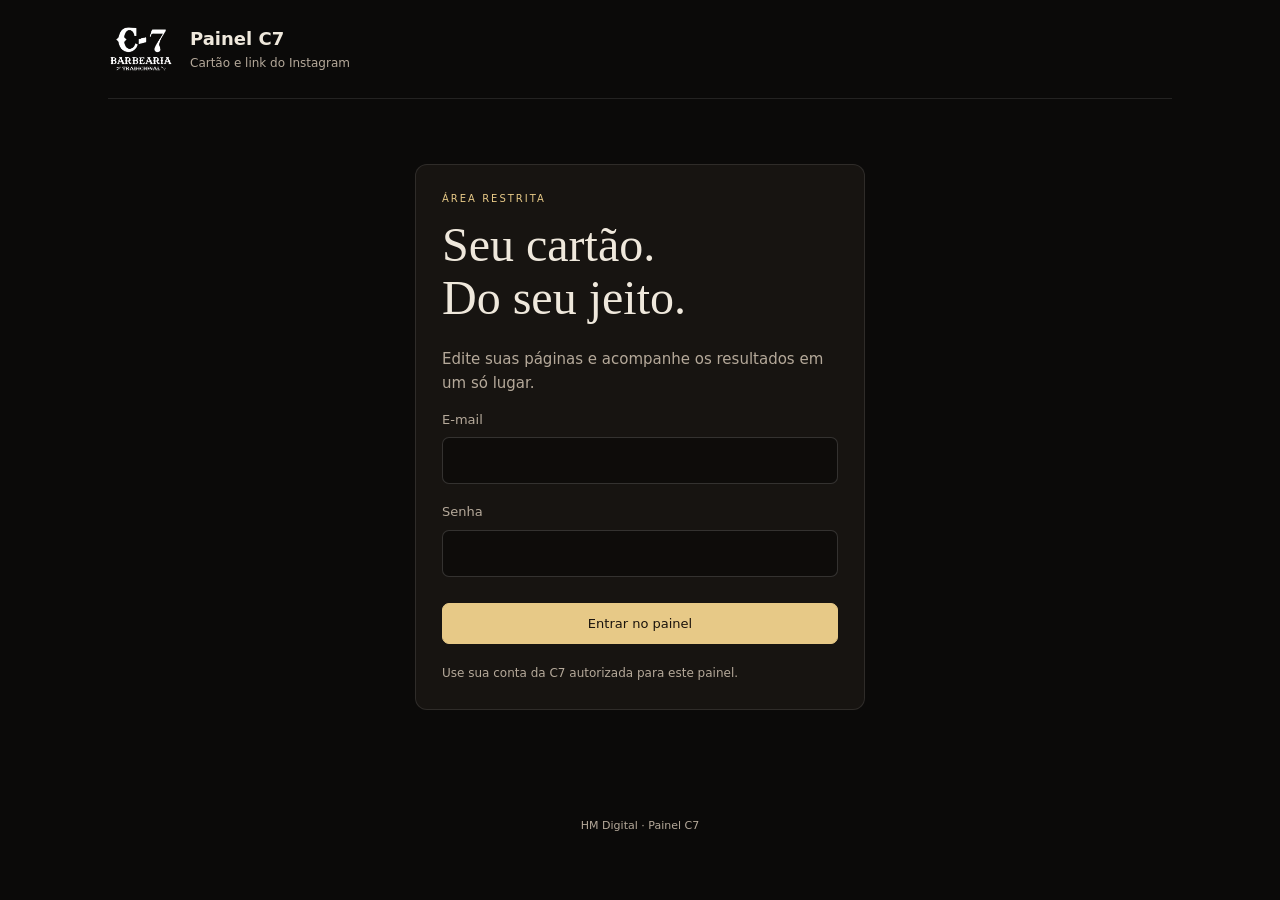
<file: admin/index.html>
<!doctype html>
<html lang="pt-BR">
<head>
<meta charset="utf-8"><meta name="viewport" content="width=device-width,initial-scale=1">
<meta name="robots" content="noindex,nofollow"><meta name="theme-color" content="#0b0a09">
<title>Painel C7 · Arthur Braga</title><link rel="icon" href="/logo.webp">
<link rel="stylesheet" href="/admin/style.css">
</head>
<body>
<div class="shell">
<header class="top"><a href="/" class="brand"><img src="/logo.webp" alt="C7"><span>Painel C7<small>Cartão e link do Instagram</small></span></a><button id="logout" class="quiet" hidden>Sair</button></header>
<div id="notice" role="status" aria-live="polite" hidden></div>
<section id="login" class="login panel">
<span class="eyebrow">ÁREA RESTRITA</span><h1>Seu cartão.<br>Do seu jeito.</h1><p>Edite suas páginas e acompanhe os resultados em um só lugar.</p>
<form id="loginForm"><label>E-mail<input name="email" type="email" autocomplete="username" required></label><label>Senha<input name="password" type="password" autocomplete="current-password" required></label><button class="primary" type="submit">Entrar no painel</button></form>
<small>Use sua conta da C7 autorizada para este painel.</small>
</section>
<main id="app" hidden>
<div class="heading"><div><span class="eyebrow">SUA PRESENÇA DIGITAL</span><h1>Visão geral</h1><p id="account"></p></div><a id="openPage" class="quiet" href="/" target="_blank" rel="noopener">Abrir página ↗</a></div>
<div class="toolbar"><label>Página<select id="page"><option value="arthur">Cartão do Arthur</option><option value="instagram">Link do Instagram · C7</option></select></label><label>Período<select id="days"><option value="1">Hoje</option><option value="7">Últimos 7 dias</option><option value="30" selected>Últimos 30 dias</option><option value="90">Últimos 90 dias</option></select></label></div>
<nav class="tabs" aria-label="Seções do painel"><button id="metricsTab" class="active" type="button">Resultados</button><button id="editorTab" type="button">Editar página</button></nav>
<section id="metrics"><div class="stats"><article><span>Visitas</span><strong id="views">—</strong></article><article><span>Sessões</span><strong id="sessions">—</strong></article><article><span>Cliques nos links</span><strong id="clicks">—</strong></article></div><p class="hint">Uma sessão representa uma navegação no navegador, não uma pessoa identificada. Os dados começam a ser registrados após a ativação.</p><div class="panel"><h2>Visitas por dia</h2><div id="daily" class="daily"></div></div><div class="columns"><div class="panel"><h2>Links mais acessados</h2><div id="ranking"></div></div><div class="panel"><h2>Origem dos acessos</h2><div id="sources"></div><h2 class="spaced">Dispositivos</h2><div id="devices"></div></div></div><button id="refresh" class="quiet">Atualizar resultados</button></section>
<section id="editor" hidden><div class="panel intro"><h2>Edite sua página</h2><p>Abra um grupo abaixo para alterar textos, links ou fotos. As alterações só aparecem para os visitantes depois de salvar.</p></div><form id="editForm"><div id="fields"></div><div class="savebar"><span id="saveState">Nenhuma alteração pendente</span><button type="submit" class="primary">Salvar alterações</button></div></form></section>
</main><footer>HM Digital · Painel C7</footer>
</div><script src="/admin/app.js" defer></script>
</body></html>
</file>
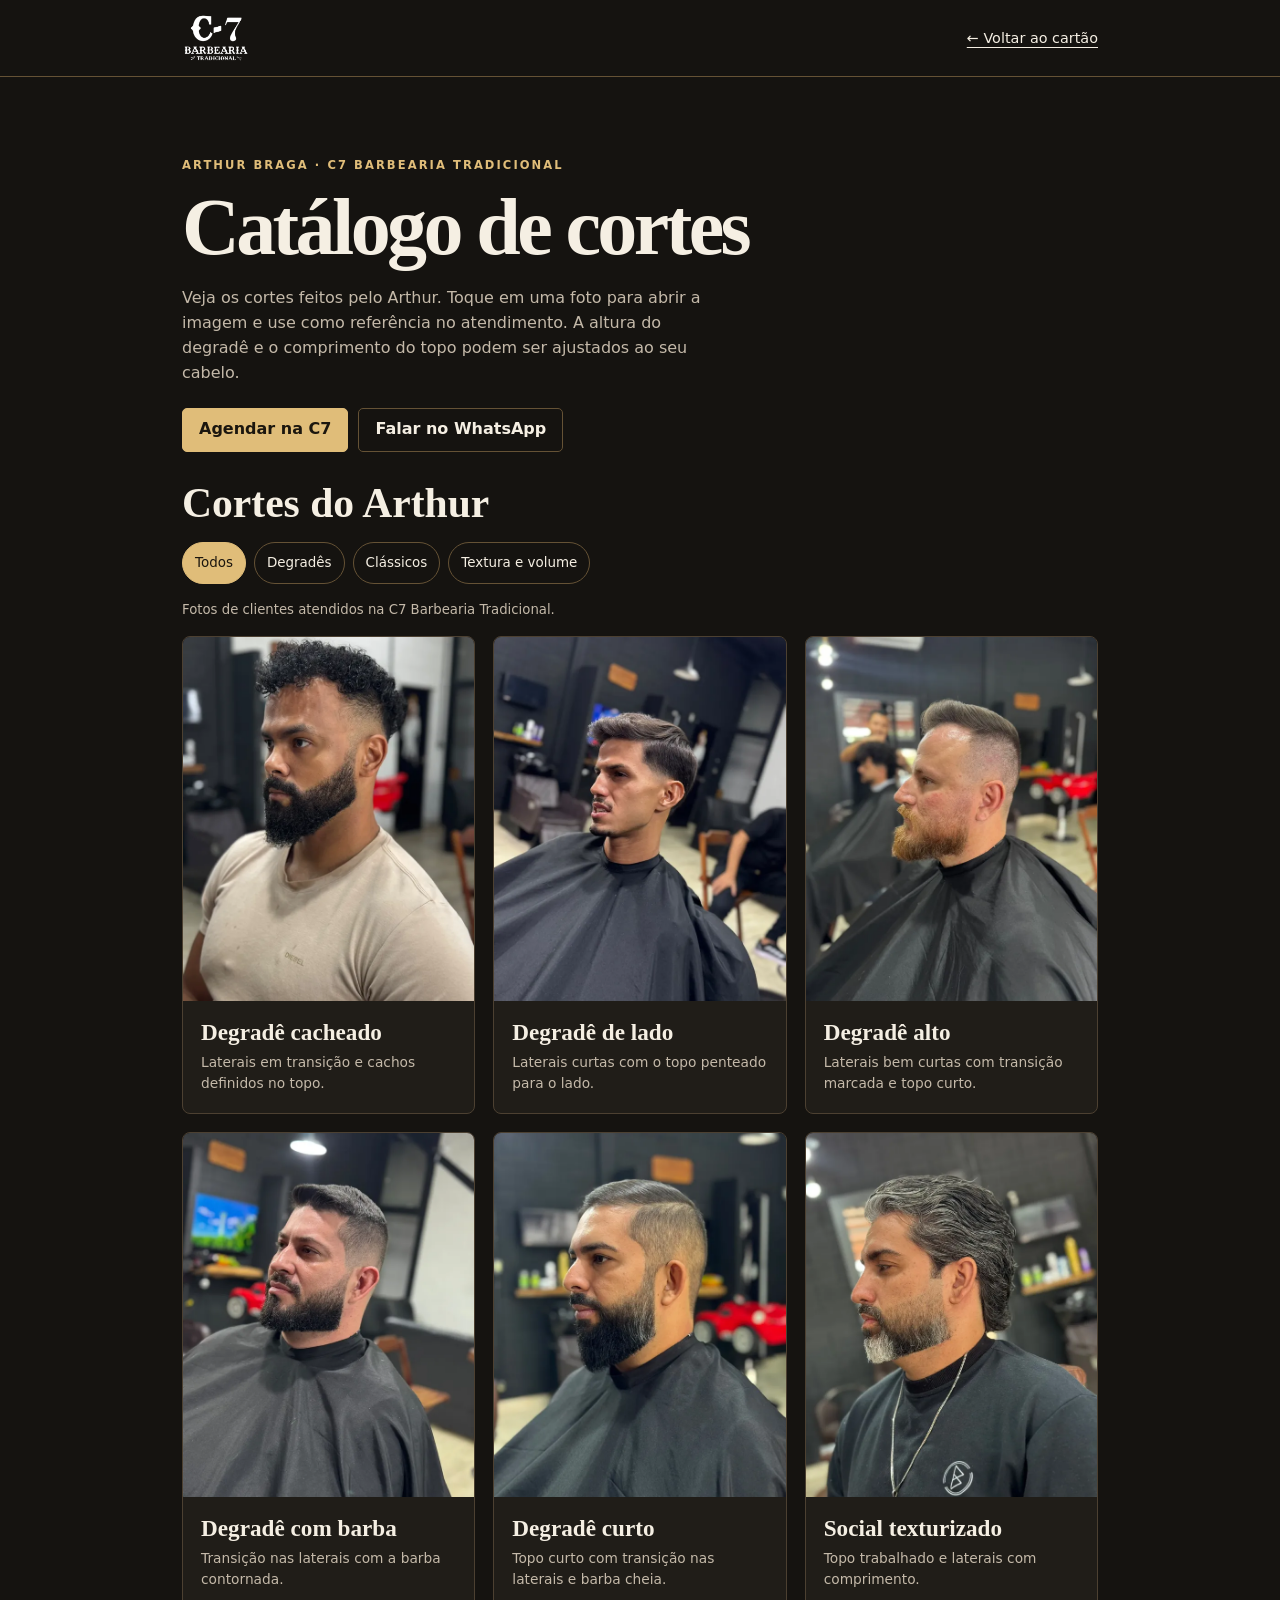
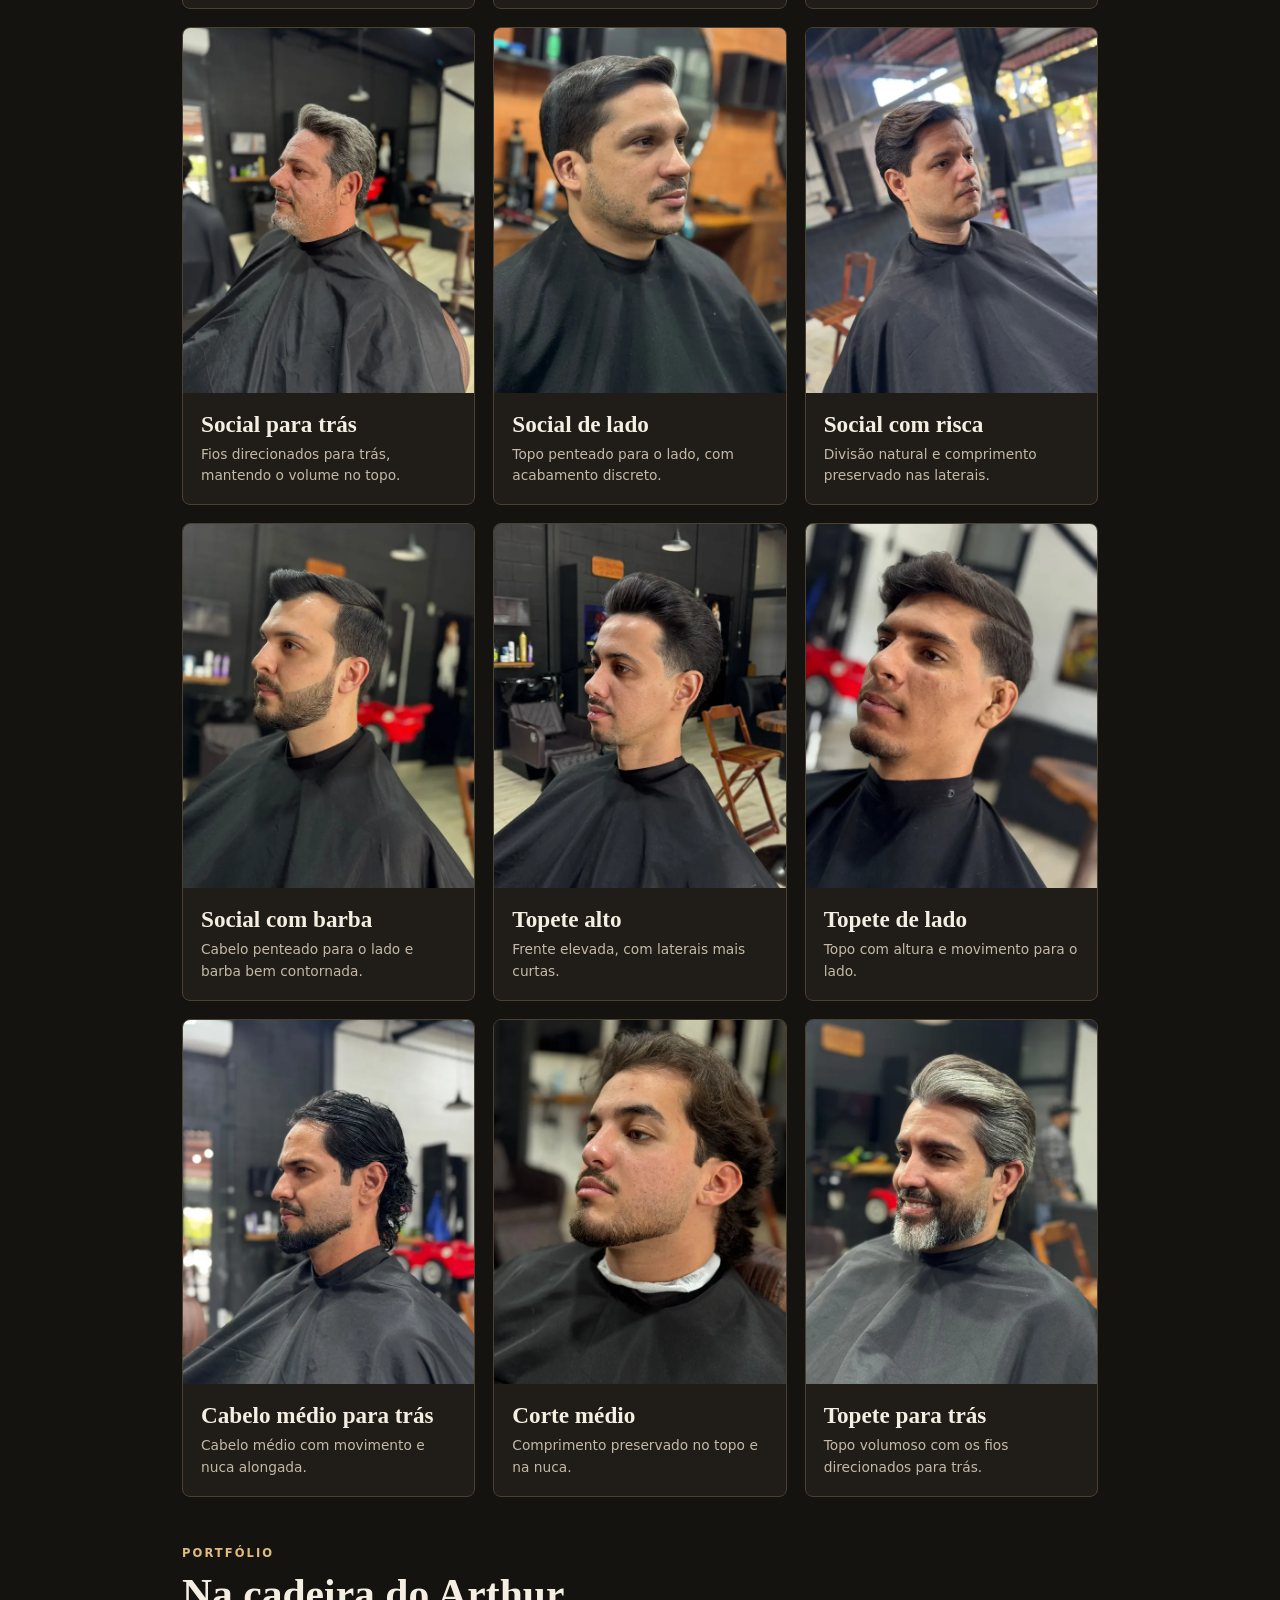
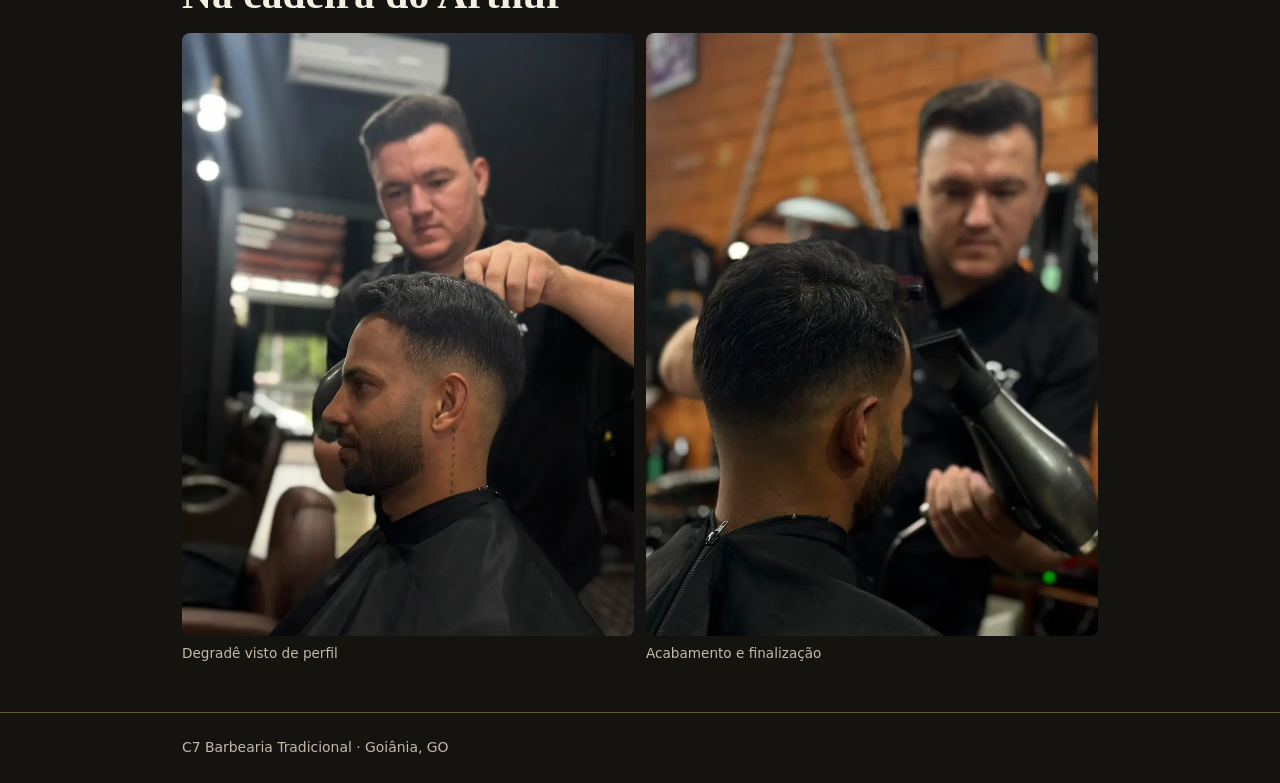
<file: catalogo/index.html>
<!doctype html>
<html lang="pt-BR">
<head>
<meta charset="utf-8">
<meta name="viewport" content="width=device-width, initial-scale=1">
<title>Catálogo de cortes | Arthur Braga · C7 Barbearia</title>
<meta name="description" content="Explore referências de cortes masculinos e conheça o trabalho do Arthur na C7 Barbearia Tradicional.">
<link rel="icon" href="/logo.webp">
<meta name="theme-color" content="#151310">
<style>
:root{color-scheme:dark;--bg:#151310;--panel:#201d18;--gold:#e0bd79;--text:#f5efe3;--muted:#c4b9a9;--line:#655235}
*{box-sizing:border-box}
body{margin:0;background:var(--bg);color:var(--text);font:16px/1.55 system-ui,sans-serif}
[hidden]{display:none!important}
a{color:inherit}
a:focus-visible,button:focus-visible{outline:2px solid var(--gold);outline-offset:4px}
.wrap{max-width:1000px;margin:auto;padding-inline:clamp(16px,4vw,42px)}
header{border-bottom:1px solid var(--line)}
.bar{display:flex;justify-content:space-between;align-items:center;gap:18px;padding-block:12px}
.bar img{display:block;width:68px;height:52px;object-fit:contain}
.back{font-size:.9rem;text-underline-offset:4px}
.intro{padding-block:clamp(36px,8vw,80px) 28px}
.kicker{color:var(--gold);letter-spacing:.18em;text-transform:uppercase;font-size:.72rem;font-weight:700;margin:0 0 8px}
h1,h2,h3{font-family:Georgia,serif;line-height:1.12;margin:0}
h1{font-size:clamp(2.6rem,7vw,5rem);letter-spacing:-.045em}
h2{font-size:clamp(1.6rem,4vw,2.6rem)}
h3{font-size:clamp(1.06rem,2.5vw,1.45rem)}
p{margin:0}
.lead{max-width:550px;color:var(--muted);margin:14px 0 22px}
.actions{display:flex;gap:10px;flex-wrap:wrap}
.button{display:inline-flex;align-items:center;justify-content:center;min-height:44px;padding:8px 16px;border:1px solid var(--line);border-radius:5px;text-decoration:none;font-weight:650}
.primary{background:var(--gold);border-color:var(--gold);color:#1b160e}
section{margin-bottom:48px}
.filters{display:flex;flex-wrap:wrap;gap:8px;margin:16px 0}
.filters button{font:inherit;font-size:.84rem;color:var(--text);background:transparent;border:1px solid var(--line);border-radius:100px;padding:8px 12px;min-height:42px;cursor:pointer}
.filters button[aria-pressed=true]{background:var(--gold);color:#1b160e;border-color:var(--gold)}
.note{color:var(--muted);font-size:.83rem;margin:10px 0 15px}
.grid{display:grid;grid-template-columns:repeat(2,minmax(0,1fr));gap:12px}
@media(min-width:700px){.grid{grid-template-columns:repeat(3,minmax(0,1fr));gap:18px}}
.style{background:var(--panel);border:1px solid #4c4031;border-radius:8px;overflow:hidden}
.portrait{display:block;aspect-ratio:4/5;background:#2c2823;overflow:hidden}
.portrait img{display:block;width:100%;height:100%;object-fit:cover;object-position:center 37%}
.portrait:focus-visible{outline-offset:-4px}
.copy{padding:clamp(10px,2vw,18px)}
.copy p{color:var(--muted);font-size:.86rem;margin-top:7px}
.work{display:grid;grid-template-columns:1fr 1fr;gap:12px;margin-top:16px}
figure{margin:0}
.work img{display:block;width:100%;height:auto;border-radius:8px}
figcaption{color:var(--muted);font-size:.85rem;margin-top:7px}
footer{padding-block:24px;border-top:1px solid var(--line);color:var(--muted);font-size:.87rem}
</style>
</head>
<body>
<header><div class="wrap bar"><a href="/" aria-label="Cartão do Arthur"><img src="/logo.webp" alt="C7 Barbearia Tradicional"></a><a class="back" href="/">← Voltar ao cartão</a></div></header>
<main class="wrap">
<div class="intro">
<p class="kicker">Arthur Braga · C7 Barbearia Tradicional</p>
<h1>Catálogo de cortes</h1>
<p class="lead">Veja os cortes feitos pelo Arthur. Toque em uma foto para abrir a imagem e use como referência no atendimento. A altura do degradê e o comprimento do topo podem ser ajustados ao seu cabelo.</p>
<div class="actions"><a class="button primary" href="https://c7barbeariatradicional.com.br/">Agendar na C7</a><a class="button" href="https://wa.me/message/7AZPO5FSDTE3I1">Falar no WhatsApp</a></div>
</div>
<section aria-labelledby="inspire">
<h2 id="inspire">Cortes do Arthur</h2>
<div class="filters" role="group" aria-label="Filtrar estilos" hidden>
<button type="button" data-filter="todos" aria-pressed="true">Todos</button>
<button type="button" data-filter="degrade" aria-pressed="false">Degradês</button>
<button type="button" data-filter="classico" aria-pressed="false">Clássicos</button>
<button type="button" data-filter="textura" aria-pressed="false">Textura e volume</button>
</div>
<p class="note">Fotos de clientes atendidos na C7 Barbearia Tradicional.</p>
<div class="grid">
<article class="style" data-category="degrade">
<a class="portrait" href="./cortes/3.webp" aria-label="Ampliar foto: Degradê cacheado">
<img src="./cortes/3.webp" alt="Degradê cacheado" loading="lazy" decoding="async">
</a>
<div class="copy"><h3>Degradê cacheado</h3><p>Laterais em transição e cachos definidos no topo.</p></div>
</article>
<article class="style" data-category="degrade">
<a class="portrait" href="./cortes/48.webp" aria-label="Ampliar foto: Degradê de lado">
<img src="./cortes/48.webp" alt="Degradê de lado" loading="lazy" decoding="async">
</a>
<div class="copy"><h3>Degradê de lado</h3><p>Laterais curtas com o topo penteado para o lado.</p></div>
</article>
<article class="style" data-category="degrade">
<a class="portrait" href="./cortes/43.webp" aria-label="Ampliar foto: Degradê alto">
<img src="./cortes/43.webp" alt="Degradê alto" loading="lazy" decoding="async">
</a>
<div class="copy"><h3>Degradê alto</h3><p>Laterais bem curtas com transição marcada e topo curto.</p></div>
</article>
<article class="style" data-category="degrade">
<a class="portrait" href="./cortes/14.webp" aria-label="Ampliar foto: Degradê com barba">
<img src="./cortes/14.webp" alt="Degradê com barba" loading="lazy" decoding="async">
</a>
<div class="copy"><h3>Degradê com barba</h3><p>Transição nas laterais com a barba contornada.</p></div>
</article>
<article class="style" data-category="degrade">
<a class="portrait" href="./cortes/51.webp" aria-label="Ampliar foto: Degradê curto">
<img src="./cortes/51.webp" alt="Degradê curto" loading="lazy" decoding="async">
</a>
<div class="copy"><h3>Degradê curto</h3><p>Topo curto com transição nas laterais e barba cheia.</p></div>
</article>
<article class="style" data-category="classico">
<a class="portrait" href="./cortes/19.webp" aria-label="Ampliar foto: Social texturizado">
<img src="./cortes/19.webp" alt="Social texturizado" loading="lazy" decoding="async">
</a>
<div class="copy"><h3>Social texturizado</h3><p>Topo trabalhado e laterais com comprimento.</p></div>
</article>
<article class="style" data-category="classico">
<a class="portrait" href="./cortes/25.webp" aria-label="Ampliar foto: Social para trás">
<img src="./cortes/25.webp" alt="Social para trás" loading="lazy" decoding="async">
</a>
<div class="copy"><h3>Social para trás</h3><p>Fios direcionados para trás, mantendo o volume no topo.</p></div>
</article>
<article class="style" data-category="classico">
<a class="portrait" href="./cortes/37.webp" aria-label="Ampliar foto: Social de lado">
<img src="./cortes/37.webp" alt="Social de lado" loading="lazy" decoding="async">
</a>
<div class="copy"><h3>Social de lado</h3><p>Topo penteado para o lado, com acabamento discreto.</p></div>
</article>
<article class="style" data-category="classico">
<a class="portrait" href="./cortes/46.webp" aria-label="Ampliar foto: Social com risca">
<img src="./cortes/46.webp" alt="Social com risca" loading="lazy" decoding="async">
</a>
<div class="copy"><h3>Social com risca</h3><p>Divisão natural e comprimento preservado nas laterais.</p></div>
</article>
<article class="style" data-category="classico">
<a class="portrait" href="./cortes/49.webp" aria-label="Ampliar foto: Social com barba">
<img src="./cortes/49.webp" alt="Social com barba" loading="lazy" decoding="async">
</a>
<div class="copy"><h3>Social com barba</h3><p>Cabelo penteado para o lado e barba bem contornada.</p></div>
</article>
<article class="style" data-category="textura">
<a class="portrait" href="./cortes/57.webp" aria-label="Ampliar foto: Topete alto">
<img src="./cortes/57.webp" alt="Topete alto" loading="lazy" decoding="async">
</a>
<div class="copy"><h3>Topete alto</h3><p>Frente elevada, com laterais mais curtas.</p></div>
</article>
<article class="style" data-category="textura">
<a class="portrait" href="./cortes/36.webp" aria-label="Ampliar foto: Topete de lado">
<img src="./cortes/36.webp" alt="Topete de lado" loading="lazy" decoding="async">
</a>
<div class="copy"><h3>Topete de lado</h3><p>Topo com altura e movimento para o lado.</p></div>
</article>
<article class="style" data-category="textura">
<a class="portrait" href="./cortes/5.webp" aria-label="Ampliar foto: Cabelo médio para trás">
<img src="./cortes/5.webp" alt="Cabelo médio para trás" loading="lazy" decoding="async">
</a>
<div class="copy"><h3>Cabelo médio para trás</h3><p>Cabelo médio com movimento e nuca alongada.</p></div>
</article>
<article class="style" data-category="textura">
<a class="portrait" href="./cortes/1.webp" aria-label="Ampliar foto: Corte médio">
<img src="./cortes/1.webp" alt="Corte médio" loading="lazy" decoding="async">
</a>
<div class="copy"><h3>Corte médio</h3><p>Comprimento preservado no topo e na nuca.</p></div>
</article>
<article class="style" data-category="textura">
<a class="portrait" href="./cortes/22.webp" aria-label="Ampliar foto: Topete para trás">
<img src="./cortes/22.webp" alt="Topete para trás" loading="lazy" decoding="async">
</a>
<div class="copy"><h3>Topete para trás</h3><p>Topo volumoso com os fios direcionados para trás.</p></div>
</article>
</div>
</section>
<section aria-labelledby="work">
<p class="kicker">Portfólio</p>
<h2 id="work">Na cadeira do Arthur</h2>
<div class="work">
<figure><img src="/corte.webp" width="900" height="1200" loading="lazy" alt="Arthur trabalhando no topo de um corte com degradê"><figcaption>Degradê visto de perfil</figcaption></figure>
<figure><img src="/acabamento.webp" width="900" height="1200" loading="lazy" alt="Arthur finalizando um corte com secador"><figcaption>Acabamento e finalização</figcaption></figure>
</div>
</section>
</main>
<footer><div class="wrap">C7 Barbearia Tradicional · Goiânia, GO</div></footer>
<script>
const filters = document.querySelector('.filters');
const buttons = [...filters.querySelectorAll('button')];
const cards = [...document.querySelectorAll('.style')];
filters.hidden = false;
filters.addEventListener('click', (event) => {
  const button = event.target.closest('button[data-filter]');
  if (!button) return;
  const category = button.dataset.filter;
  for (const option of buttons) option.setAttribute('aria-pressed', String(option === button));
  for (const card of cards) card.hidden = category !== 'todos' && card.dataset.category !== category;
});
</script>
</body>
</html>
</file>
<file: admin/style.css>
:root{color-scheme:dark;--bg:#0b0a09;--panel:#171411;--line:#ffffff1a;--text:#efe8dc;--muted:#b5a99a;--gold:#e7c987}*{box-sizing:border-box}body{margin:0;background:var(--bg);color:var(--text);font:15px/1.6 system-ui,-apple-system,Segoe UI,sans-serif}.shell{max-width:1120px;margin:auto;padding:0 28px}.top{display:flex;justify-content:space-between;align-items:center;padding:25px 0;border-bottom:1px solid var(--line);margin-bottom:36px}.brand{display:flex;align-items:center;gap:16px;text-decoration:none;color:var(--text);font-size:18px;font-weight:600}.brand img{width:66px}.brand small{display:block;font-size:12px;color:var(--muted);font-weight:400}h1,h2,p{margin-top:0}h1{font:500 clamp(30px,5vw,48px)/1.1 Georgia,serif;margin-bottom:15px}h2{font-size:18px;font-weight:500;margin-bottom:20px}p{color:var(--muted)}.eyebrow{font-size:10px;letter-spacing:.2em;color:var(--gold);display:block;margin-bottom:12px}.panel{padding:26px;background:var(--panel);border:1px solid var(--line);border-radius:12px;margin-bottom:20px}.login{max-width:450px;margin:65px auto}.login h1{margin-bottom:22px}.login small{color:var(--muted);font-size:12px;display:block;margin-top:20px}label{display:block;font-size:13px;color:var(--muted);margin-bottom:18px}input,textarea,select{display:block;width:100%;background:#0e0c0a;border:1px solid #ffffff28;border-radius:7px;color:var(--text);padding:12px;font:inherit;margin-top:7px}textarea{min-height:100px;resize:vertical;line-height:1.6}button,.quiet{font:500 13px system-ui;cursor:pointer;border:1px solid #ffffff28;border-radius:7px;padding:12px 18px;background:transparent;color:var(--text);text-decoration:none;display:inline-block}button:hover,.quiet:hover{border-color:var(--gold)}button:disabled{opacity:.5;cursor:wait}.primary{background:var(--gold);color:#1b140d;border-color:var(--gold)}.login .primary{width:100%;margin-top:8px}a{color:var(--gold)}:focus-visible{outline:2px solid var(--gold);outline-offset:3px}.heading{display:flex;justify-content:space-between;align-items:center;gap:20px}.heading p{font-size:12px;margin-bottom:28px}.toolbar{display:flex;gap:16px}.toolbar label{min-width:220px}.tabs{display:flex;gap:5px;border-bottom:1px solid var(--line);margin:6px 0 26px}.tabs button{border:0;border-radius:0;padding:14px 20px;color:var(--muted);border-bottom:2px solid transparent}.tabs button.active{color:var(--gold);border-bottom-color:var(--gold)}.stats{display:grid;grid-template-columns:repeat(3,1fr);gap:16px}.stats article{padding:22px;background:var(--panel);border:1px solid var(--line);border-radius:10px}.stats span{color:var(--muted);font-size:12px}.stats strong{display:block;font-size:40px;line-height:1.2;margin-top:10px;font-weight:500;color:var(--gold)}.hint{font-size:12px;margin:14px 0 24px}.columns{display:grid;grid-template-columns:1fr 1fr;gap:20px}.rank{display:flex;justify-content:space-between;gap:16px;padding:10px 0;border-bottom:1px solid var(--line);font-size:13px}.rank span{overflow-wrap:anywhere}.spaced{margin-top:28px}.daily{max-height:320px;overflow:auto}.day{display:grid;grid-template-columns:75px 1fr 40px;gap:12px;align-items:center;margin:9px 0;font-size:12px}.bar{height:10px;background:#29221a;border-radius:4px;overflow:hidden}.bar i{display:block;height:100%;background:var(--gold);border-radius:4px}.empty{font-size:13px;color:var(--muted)}#notice{padding:15px 20px;background:#282115;border:1px solid #e7c98755;color:var(--gold);border-radius:8px;margin-bottom:24px}#notice.error{background:#321b18;border-color:#ff827a55;color:#ffc1bc}details{border:1px solid var(--line);border-radius:10px;background:var(--panel);margin-bottom:14px;padding:0 24px}summary{padding:20px 0;cursor:pointer;font-size:16px;color:var(--text)}details[open] summary{margin-bottom:8px;border-bottom:1px solid var(--line)}.entry{border:1px solid var(--line);padding:18px;border-radius:8px;margin-bottom:18px}.entry-head{display:flex;align-items:center;justify-content:space-between;margin-bottom:14px;gap:12px}.entry-head strong{font-size:13px;color:var(--gold)}.remove{font-size:11px;padding:7px 10px;color:#e6b9aa}.add{margin-bottom:22px}.photo-preview{width:100%;max-width:270px;max-height:200px;object-fit:cover;display:block;border-radius:6px;margin-bottom:16px}.savebar{position:sticky;bottom:0;background:#100e0bf5;border:1px solid var(--line);padding:18px;display:flex;align-items:center;justify-content:space-between;gap:12px;border-radius:10px;backdrop-filter:blur(10px)}#saveState{font-size:12px;color:var(--muted)}footer{text-align:center;font-size:11px;color:var(--muted);padding:42px 0}.intro p{margin:0}.intro h2{margin-bottom:10px}[hidden]{display:none!important}@media(max-width:650px){.shell{padding:0 16px}.top{margin-bottom:26px}.brand{font-size:16px}.brand img{width:48px}.panel{padding:20px}.login{margin:30px auto}.heading{align-items:flex-start}.heading .quiet{font-size:11px;padding:9px;white-space:nowrap}.toolbar{gap:10px}.toolbar label{min-width:0;flex:1;font-size:11px}.toolbar select{font-size:12px;padding:10px 7px}.stats{gap:8px}.stats article{padding:15px 10px}.stats span{font-size:10px}.stats strong{font-size:30px}.columns{grid-template-columns:1fr;gap:0}details{padding:0 16px}.savebar{padding:14px}#saveState{max-width:42%}}
</file>
